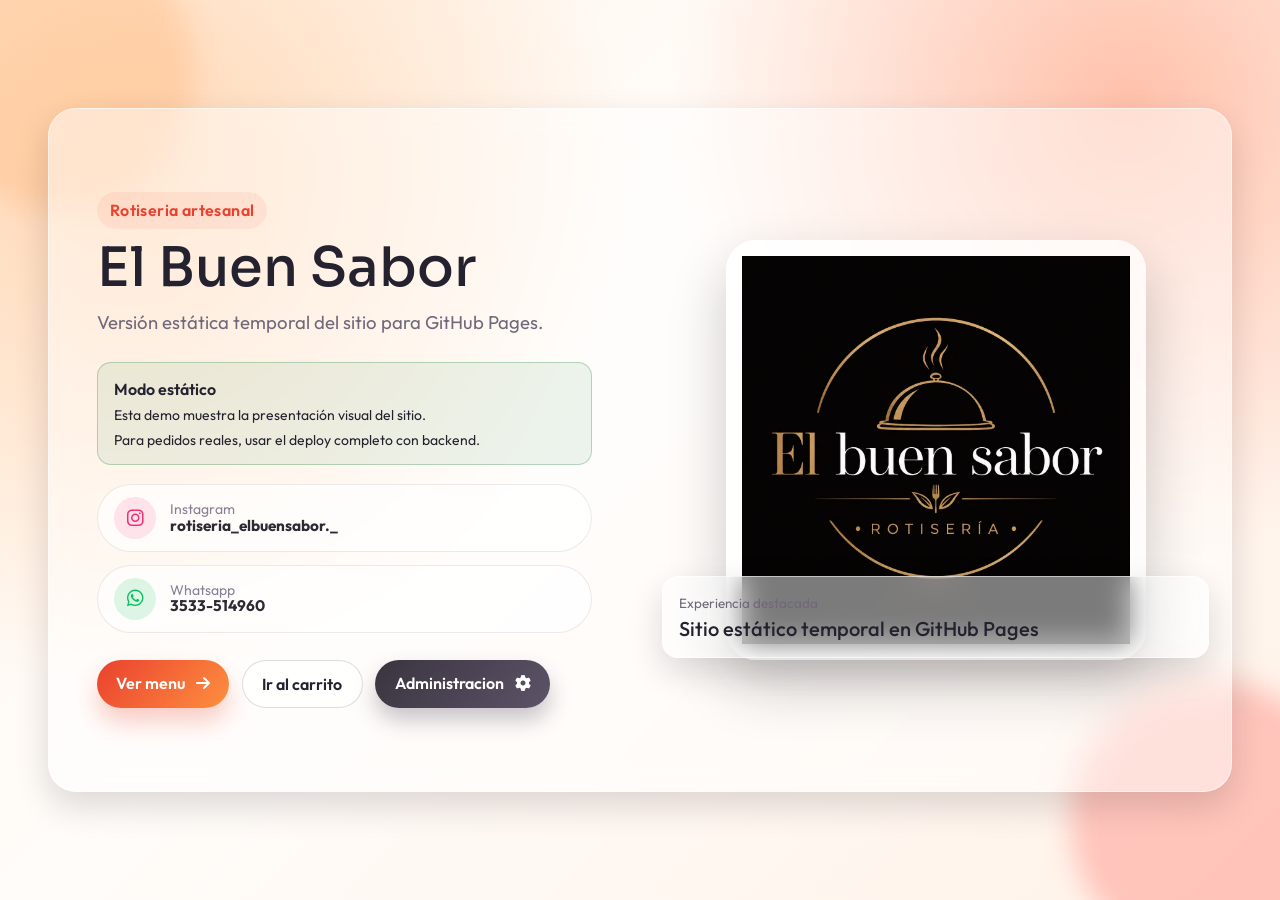
<file: index.html>
<!DOCTYPE html>
<html lang="es">
  <head>
    <meta charset="UTF-8" />
    <meta name="viewport" content="width=device-width, initial-scale=1.0" />
    <meta name="description" content="El Buen Sabor: rotiseria premium con una experiencia moderna de pedidos." />
    <title>El Buen Sabor | Rotiseria</title>
    <link rel="preconnect" href="https://fonts.googleapis.com" />
    <link rel="preconnect" href="https://fonts.gstatic.com" crossorigin />
    <link href="https://fonts.googleapis.com/css2?family=Outfit:wght@300;400;500;600;700;800&family=Sora:wght@400;600;700&display=swap" rel="stylesheet" />
    <link href="https://cdn.jsdelivr.net/npm/bootstrap@5.3.3/dist/css/bootstrap.min.css" rel="stylesheet" />
    <link href="https://cdnjs.cloudflare.com/ajax/libs/font-awesome/6.5.2/css/all.min.css" rel="stylesheet" crossorigin="anonymous" referrerpolicy="no-referrer" />
    <link rel="stylesheet" href="public/css/style.css" />
    <link rel="stylesheet" href="public/css/responsive.css" />
  </head>
  <body>
    <div class="bg-orb orb-left"></div>
    <div class="bg-orb orb-right"></div>

    <main class="home-wrapper container-fluid px-3 px-md-4 px-lg-5">
      <section class="hero-card glass-panel row g-0 align-items-center overflow-hidden">
        <div class="col-12 col-lg-6 p-4 p-md-5">
          <p class="eyebrow reveal-item">Rotiseria artesanal</p>
          <h1 class="hero-title reveal-item">El Buen Sabor</h1>
          <p class="hero-subtitle reveal-item">Versión estática temporal del sitio para GitHub Pages.</p>

          <div class="store-status-panel reveal-item open">
            <p class="mb-1 fw-semibold">Modo estático</p>
            <p class="mb-1 small">Esta demo muestra la presentación visual del sitio.</p>
            <p class="mb-0 small">Para pedidos reales, usar el deploy completo con backend.</p>
          </div>

          <div class="contact-group reveal-item">
            <a class="contact-pill instagram" href="https://www.instagram.com/rotiseria_elbuensabor._" target="_blank" rel="noopener noreferrer">
              <span class="icon-wrap"><i class="fa-brands fa-instagram"></i></span>
              <span class="text-wrap">
                <small>Instagram</small>
                <strong>rotiseria_elbuensabor._</strong>
              </span>
            </a>

            <a class="contact-pill whatsapp" href="https://wa.me/543533514960" target="_blank" rel="noopener noreferrer">
              <span class="icon-wrap"><i class="fa-brands fa-whatsapp"></i></span>
              <span class="text-wrap">
                <small>Whatsapp</small>
                <strong>3533-514960</strong>
              </span>
            </a>
          </div>

          <div class="cta-row reveal-item">
            <a href="categoria.html" class="btn btn-premium">Ver menu <i class="fa-solid fa-arrow-right ms-2"></i></a>
            <a href="carrito.html" class="btn btn-outline-premium">Ir al carrito</a>
            <a href="admin.html" class="btn btn-admin">Administracion <i class="fa-solid fa-gear ms-2"></i></a>
          </div>
        </div>

        <div class="col-12 col-lg-6 image-stage">
          <div class="logo-float reveal-item">
            <img src="public/img/LOGO.jpeg" alt="Logo El Buen Sabor" class="brand-logo" />
          </div>
          <div class="flavor-card glass-panel reveal-item">
            <p class="mb-1">Experiencia destacada</p>
            <h2 class="h5 mb-0">Sitio estático temporal en GitHub Pages</h2>
          </div>
        </div>
      </section>
    </main>
  </body>
</html>
</file>
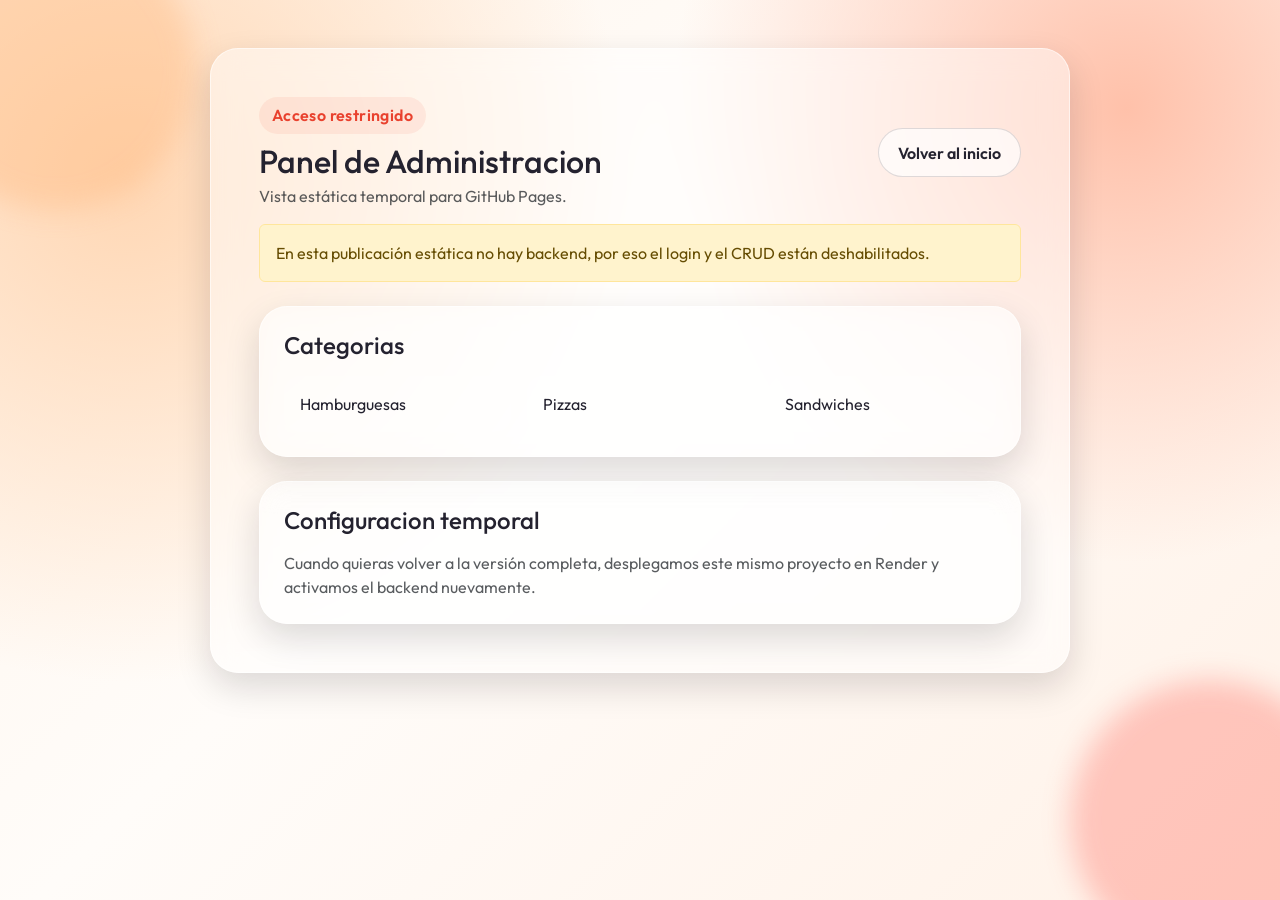
<file: admin.html>
<!DOCTYPE html>
<html lang="es">
  <head>
    <meta charset="UTF-8" />
    <meta name="viewport" content="width=device-width, initial-scale=1.0" />
    <title>Admin | El Buen Sabor</title>
    <link rel="preconnect" href="https://fonts.googleapis.com" />
    <link rel="preconnect" href="https://fonts.gstatic.com" crossorigin />
    <link href="https://fonts.googleapis.com/css2?family=Outfit:wght@300;400;500;600;700;800&display=swap" rel="stylesheet" />
    <link href="https://cdn.jsdelivr.net/npm/bootstrap@5.3.3/dist/css/bootstrap.min.css" rel="stylesheet" />
    <link href="https://cdnjs.cloudflare.com/ajax/libs/font-awesome/6.5.2/css/all.min.css" rel="stylesheet" crossorigin="anonymous" referrerpolicy="no-referrer" />
    <link rel="stylesheet" href="public/css/style.css" />
    <link rel="stylesheet" href="public/css/responsive.css" />
    <link rel="stylesheet" href="public/css/admin.css" />
  </head>
  <body>
    <div class="bg-orb orb-left"></div>
    <div class="bg-orb orb-right"></div>

    <main class="container py-4 py-lg-5 position-relative">
      <section class="glass-panel p-4 p-lg-5 admin-card">
        <div class="d-flex justify-content-between align-items-center flex-wrap gap-3 mb-3">
          <div>
            <p class="eyebrow mb-2">Acceso restringido</p>
            <h1 class="h2 mb-1">Panel de Administracion</h1>
            <p class="text-muted mb-0">Vista estática temporal para GitHub Pages.</p>
          </div>
          <a class="btn btn-outline-premium" href="index.html">Volver al inicio</a>
        </div>

        <div class="alert alert-warning mb-4">
          En esta publicación estática no hay backend, por eso el login y el CRUD están deshabilitados.
        </div>

        <div class="glass-panel p-4 mb-4">
          <h2 class="h4 mb-3">Categorias</h2>
          <div class="row g-3">
            <div class="col-12 col-md-4"><div class="p-3 rounded-4 bg-white bg-opacity-10">Hamburguesas</div></div>
            <div class="col-12 col-md-4"><div class="p-3 rounded-4 bg-white bg-opacity-10">Pizzas</div></div>
            <div class="col-12 col-md-4"><div class="p-3 rounded-4 bg-white bg-opacity-10">Sandwiches</div></div>
          </div>
        </div>

        <div class="glass-panel p-4">
          <h2 class="h4 mb-3">Configuracion temporal</h2>
          <p class="mb-0 text-muted">Cuando quieras volver a la versión completa, desplegamos este mismo proyecto en Render y activamos el backend nuevamente.</p>
        </div>
      </section>
    </main>
  </body>
</html>
</file>
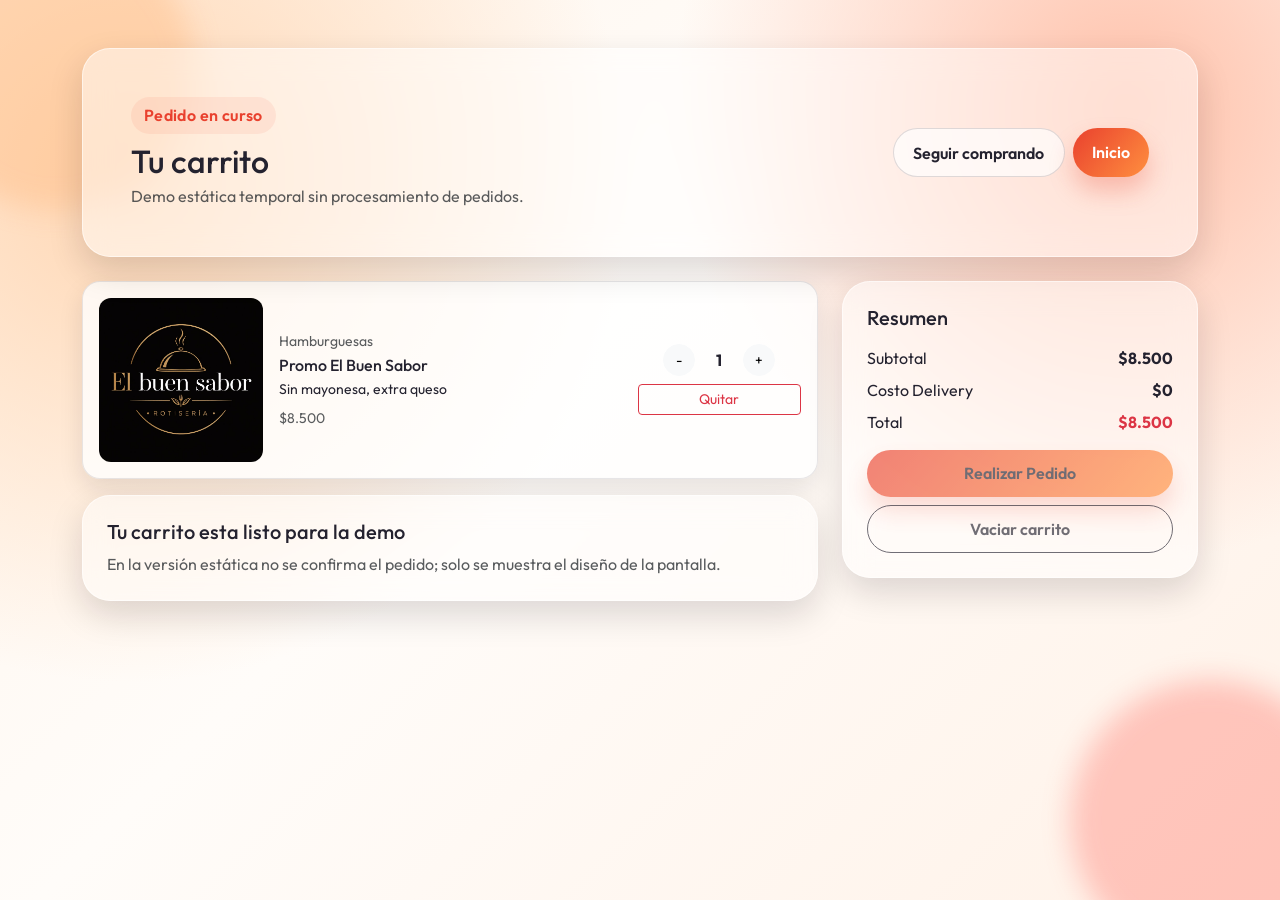
<file: carrito.html>
<!DOCTYPE html>
<html lang="es">
  <head>
    <meta charset="UTF-8" />
    <meta name="viewport" content="width=device-width, initial-scale=1.0" />
    <title>Carrito | El Buen Sabor</title>
    <link rel="preconnect" href="https://fonts.googleapis.com" />
    <link rel="preconnect" href="https://fonts.gstatic.com" crossorigin />
    <link href="https://fonts.googleapis.com/css2?family=Outfit:wght@300;400;500;600;700;800&display=swap" rel="stylesheet" />
    <link href="https://cdn.jsdelivr.net/npm/bootstrap@5.3.3/dist/css/bootstrap.min.css" rel="stylesheet" />
    <link href="https://cdnjs.cloudflare.com/ajax/libs/font-awesome/6.5.2/css/all.min.css" rel="stylesheet" crossorigin="anonymous" referrerpolicy="no-referrer" />
    <link rel="stylesheet" href="public/css/style.css" />
    <link rel="stylesheet" href="public/css/responsive.css" />
    <link rel="stylesheet" href="public/css/carrito.css" />
  </head>
  <body>
    <div class="bg-orb orb-left"></div>
    <div class="bg-orb orb-right"></div>

    <main class="container py-4 py-lg-5 position-relative">
      <header class="glass-panel p-4 p-lg-5 mb-4">
        <div class="d-flex justify-content-between align-items-center flex-wrap gap-3">
          <div>
            <p class="eyebrow mb-2">Pedido en curso</p>
            <h1 class="h2 mb-1">Tu carrito</h1>
            <p class="text-muted mb-0">Demo estática temporal sin procesamiento de pedidos.</p>
          </div>
          <div class="d-flex gap-2">
            <a href="categoria.html" class="btn btn-outline-premium">Seguir comprando</a>
            <a href="index.html" class="btn btn-premium">Inicio</a>
          </div>
        </div>
      </header>

      <section class="row g-4">
        <div class="col-12 col-lg-8">
          <article class="cart-item p-2 p-md-3 mb-3">
            <div class="row g-3 align-items-center">
              <div class="col-12 col-sm-4 col-md-3"><img src="public/img/LOGO.jpeg" alt="Producto demo" class="cart-item-image" /></div>
              <div class="col-12 col-sm-8 col-md-6">
                <p class="small text-muted mb-1">Hamburguesas</p>
                <h3 class="h6 mb-1">Promo El Buen Sabor</h3>
                <p class="small mb-2">Sin mayonesa, extra queso</p>
                <p class="small text-muted mb-0">$8.500</p>
              </div>
              <div class="col-12 col-md-3">
                <div class="quantity-control mb-2"><button class="btn btn-sm btn-light">-</button><span class="quantity-value">1</span><button class="btn btn-sm btn-light">+</button></div>
                <button class="btn btn-sm btn-outline-danger w-100">Quitar</button>
              </div>
            </div>
          </article>

          <div class="glass-panel p-4">
            <h2 class="h5">Tu carrito esta listo para la demo</h2>
            <p class="text-muted mb-0">En la versión estática no se confirma el pedido; solo se muestra el diseño de la pantalla.</p>
          </div>
        </div>

        <aside class="col-12 col-lg-4">
          <div class="glass-panel p-4 cart-summary">
            <h2 class="h5 mb-3">Resumen</h2>
            <div class="d-flex justify-content-between mb-2"><span>Subtotal</span><strong>$8.500</strong></div>
            <div class="d-flex justify-content-between mb-2"><span>Costo Delivery</span><strong>$0</strong></div>
            <div class="d-flex justify-content-between mb-3"><span>Total</span><strong class="text-danger">$8.500</strong></div>
            <div class="d-grid gap-2">
              <button class="btn btn-premium w-100" type="button" disabled>Realizar Pedido</button>
              <button class="btn btn-outline-premium w-100" type="button" disabled>Vaciar carrito</button>
            </div>
          </div>
        </aside>
      </section>
    </main>
  </body>
</html>
</file>
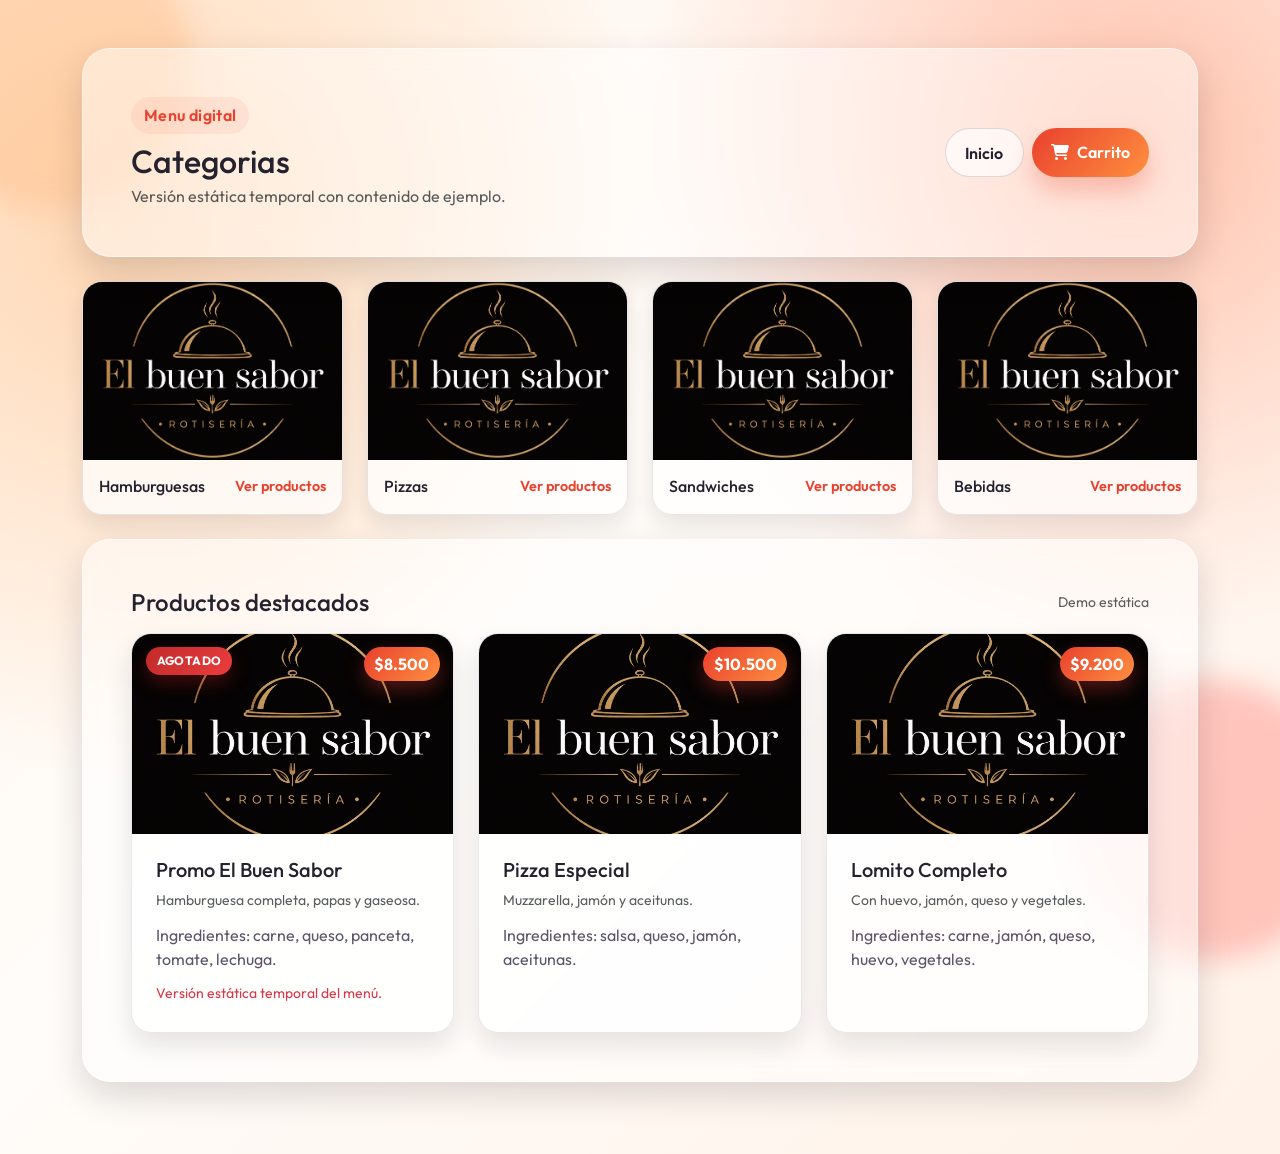
<file: categoria.html>
<!DOCTYPE html>
<html lang="es">
  <head>
    <meta charset="UTF-8" />
    <meta name="viewport" content="width=device-width, initial-scale=1.0" />
    <title>Categorias | El Buen Sabor</title>
    <link rel="preconnect" href="https://fonts.googleapis.com" />
    <link rel="preconnect" href="https://fonts.gstatic.com" crossorigin />
    <link href="https://fonts.googleapis.com/css2?family=Outfit:wght@300;400;500;600;700;800&family=Sora:wght@400;600;700&display=swap" rel="stylesheet" />
    <link href="https://cdn.jsdelivr.net/npm/bootstrap@5.3.3/dist/css/bootstrap.min.css" rel="stylesheet" />
    <link href="https://cdnjs.cloudflare.com/ajax/libs/font-awesome/6.5.2/css/all.min.css" rel="stylesheet" crossorigin="anonymous" referrerpolicy="no-referrer" />
    <link rel="stylesheet" href="public/css/style.css" />
    <link rel="stylesheet" href="public/css/responsive.css" />
  </head>
  <body>
    <div class="bg-orb orb-left"></div>
    <div class="bg-orb orb-right"></div>

    <main class="container py-4 py-lg-5 position-relative">
      <header class="glass-panel p-4 p-lg-5 mb-4">
        <div class="d-flex justify-content-between align-items-center flex-wrap gap-3">
          <div>
            <p class="eyebrow mb-2">Menu digital</p>
            <h1 class="h2 mb-1">Categorias</h1>
            <p class="text-muted mb-0">Versión estática temporal con contenido de ejemplo.</p>
          </div>
          <div class="d-flex gap-2">
            <a href="index.html" class="btn btn-outline-premium">Inicio</a>
            <a href="carrito.html" class="btn btn-premium"><i class="fa-solid fa-cart-shopping me-2"></i>Carrito</a>
          </div>
        </div>
      </header>

      <section class="mb-4">
        <div class="row g-3 g-lg-4">
          <article class="col-12 col-sm-6 col-lg-4 col-xl-3">
            <div class="category-card">
              <div class="category-image-wrap"><img src="public/img/LOGO.jpeg" alt="Hamburguesas" class="category-image" /></div>
              <div class="category-body"><h2 class="h6 mb-0 category-name">Hamburguesas</h2><span class="category-action">Ver productos</span></div>
            </div>
          </article>
          <article class="col-12 col-sm-6 col-lg-4 col-xl-3">
            <div class="category-card">
              <div class="category-image-wrap"><img src="public/img/LOGO.jpeg" alt="Pizzas" class="category-image" /></div>
              <div class="category-body"><h2 class="h6 mb-0 category-name">Pizzas</h2><span class="category-action">Ver productos</span></div>
            </div>
          </article>
          <article class="col-12 col-sm-6 col-lg-4 col-xl-3">
            <div class="category-card">
              <div class="category-image-wrap"><img src="public/img/LOGO.jpeg" alt="Sandwiches" class="category-image" /></div>
              <div class="category-body"><h2 class="h6 mb-0 category-name">Sandwiches</h2><span class="category-action">Ver productos</span></div>
            </div>
          </article>
          <article class="col-12 col-sm-6 col-lg-4 col-xl-3">
            <div class="category-card">
              <div class="category-image-wrap"><img src="public/img/LOGO.jpeg" alt="Bebidas" class="category-image" /></div>
              <div class="category-body"><h2 class="h6 mb-0 category-name">Bebidas</h2><span class="category-action">Ver productos</span></div>
            </div>
          </article>
        </div>
      </section>

      <section class="glass-panel p-4 p-lg-5 mb-4">
        <div class="d-flex justify-content-between align-items-center mb-3">
          <h2 class="h4 mb-0">Productos destacados</h2>
          <span class="text-muted small">Demo estática</span>
        </div>
        <div class="row g-3 g-lg-4">
          <article class="col-12 col-md-6 col-xl-4">
            <div class="product-card h-100">
              <div class="product-image-wrap">
                <img src="public/img/LOGO.jpeg" alt="Promo especial" class="product-image" />
                <span class="product-price">$8.500</span>
                <span class="product-stock-badge">AGOTADO</span>
              </div>
              <div class="p-3 p-lg-4 d-flex flex-column gap-2">
                <h3 class="h5 mb-0">Promo El Buen Sabor</h3>
                <p class="small text-muted mb-1">Hamburguesa completa, papas y gaseosa.</p>
                <p class="product-ingredients mb-1">Ingredientes: carne, queso, panceta, tomate, lechuga.</p>
                <p class="small text-danger mb-1">Versión estática temporal del menú.</p>
              </div>
            </div>
          </article>
          <article class="col-12 col-md-6 col-xl-4">
            <div class="product-card h-100">
              <div class="product-image-wrap">
                <img src="public/img/LOGO.jpeg" alt="Pizza especial" class="product-image" />
                <span class="product-price">$10.500</span>
              </div>
              <div class="p-3 p-lg-4 d-flex flex-column gap-2">
                <h3 class="h5 mb-0">Pizza Especial</h3>
                <p class="small text-muted mb-1">Muzzarella, jamón y aceitunas.</p>
                <p class="product-ingredients mb-1">Ingredientes: salsa, queso, jamón, aceitunas.</p>
              </div>
            </div>
          </article>
          <article class="col-12 col-md-6 col-xl-4">
            <div class="product-card h-100">
              <div class="product-image-wrap">
                <img src="public/img/LOGO.jpeg" alt="Lomito" class="product-image" />
                <span class="product-price">$9.200</span>
              </div>
              <div class="p-3 p-lg-4 d-flex flex-column gap-2">
                <h3 class="h5 mb-0">Lomito Completo</h3>
                <p class="small text-muted mb-1">Con huevo, jamón, queso y vegetales.</p>
                <p class="product-ingredients mb-1">Ingredientes: carne, jamón, queso, huevo, vegetales.</p>
              </div>
            </div>
          </article>
        </div>
      </section>
    </main>
  </body>
</html>
</file>
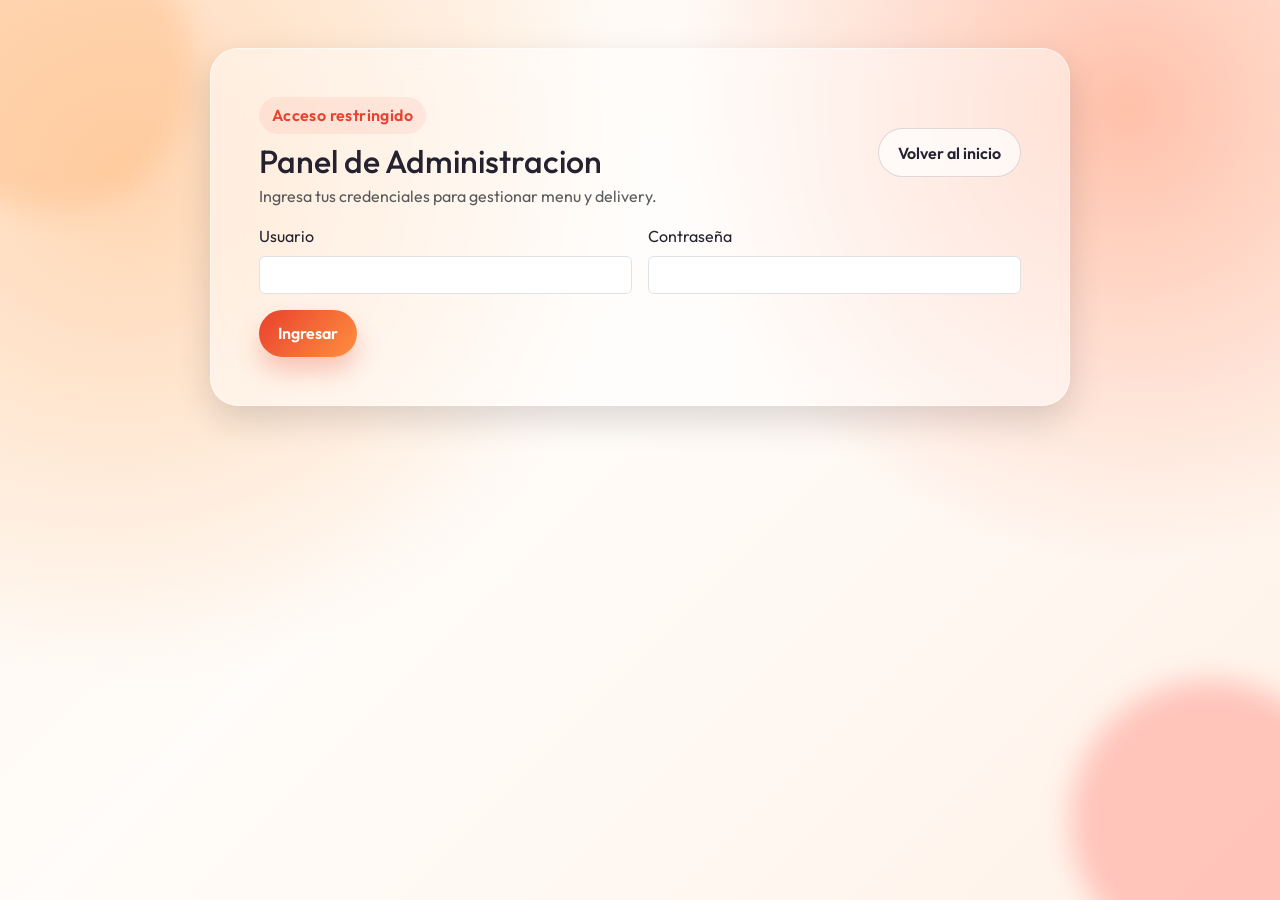
<file: views/admin.html>
<!DOCTYPE html>
<html lang="es">
  <head>
    <meta charset="UTF-8" />
    <meta name="viewport" content="width=device-width, initial-scale=1.0" />
    <title>Admin | El Buen Sabor</title>
    <link rel="preconnect" href="https://fonts.googleapis.com" />
    <link rel="preconnect" href="https://fonts.gstatic.com" crossorigin />
    <link
      href="https://fonts.googleapis.com/css2?family=Outfit:wght@300;400;500;600;700;800&display=swap"
      rel="stylesheet"
    />
    <link
      href="https://cdn.jsdelivr.net/npm/bootstrap@5.3.3/dist/css/bootstrap.min.css"
      rel="stylesheet"
    />
    <link
      rel="stylesheet"
      href="https://cdnjs.cloudflare.com/ajax/libs/font-awesome/6.5.2/css/all.min.css"
      crossorigin="anonymous"
      referrerpolicy="no-referrer"
    />
    <link rel="stylesheet" href="/public/css/style.css" />
    <link rel="stylesheet" href="/public/css/responsive.css" />
    <link rel="stylesheet" href="/public/css/admin.css" />
  </head>
  <body>
    <div class="bg-orb orb-left"></div>
    <div class="bg-orb orb-right"></div>

    <main class="container py-4 py-lg-5 position-relative">
      <section id="admin-login-view" class="glass-panel p-4 p-lg-5 admin-card">
        <div class="d-flex justify-content-between align-items-center flex-wrap gap-3 mb-3">
          <div>
            <p class="eyebrow mb-2">Acceso restringido</p>
            <h1 class="h2 mb-1">Panel de Administracion</h1>
            <p class="text-muted mb-0">Ingresa tus credenciales para gestionar menu y delivery.</p>
          </div>
          <a class="btn btn-outline-premium" href="/">Volver al inicio</a>
        </div>

        <form id="admin-login-form" class="row g-3" novalidate>
          <div class="col-12 col-md-6">
            <label for="admin-username" class="form-label">Usuario</label>
            <input type="text" id="admin-username" class="form-control" required />
          </div>
          <div class="col-12 col-md-6">
            <label for="admin-password" class="form-label">Contraseña</label>
            <input type="password" id="admin-password" class="form-control" required />
          </div>
          <div class="col-12">
            <button class="btn btn-premium" type="submit">Ingresar</button>
          </div>
        </form>

        <div id="login-error" class="alert alert-danger mt-3 d-none" role="alert">
          Credenciales incorrectas.
        </div>
      </section>

      <section id="admin-dashboard-view" class="d-none">
        <header class="glass-panel p-4 p-lg-5 mb-4">
          <div class="d-flex justify-content-between align-items-center flex-wrap gap-3">
            <div>
              <p class="eyebrow mb-2">Gestion operativa</p>
              <h2 class="h3 mb-1">Administracion del negocio</h2>
              <p class="text-muted mb-0">Categorias, productos y configuracion de delivery.</p>
            </div>
            <div class="d-flex align-items-center gap-2 flex-wrap">
              <span class="badge rounded-pill text-bg-dark" id="persistence-badge">Persistencia local</span>
              <a class="btn btn-outline-premium" href="/">Inicio</a>
            </div>
          </div>
        </header>

        <section class="glass-panel p-4 p-lg-5 mb-4">
          <h3 class="h4 mb-3">Categorias</h3>
          <form id="category-form" class="row g-3" novalidate>
            <input type="hidden" id="category-id" />
            <div class="col-12 col-md-4">
              <label for="category-name" class="form-label">Nombre</label>
              <input id="category-name" type="text" class="form-control" required />
            </div>
            <div class="col-12 col-md-6">
              <label for="category-image" class="form-label">URL Imagen</label>
              <input id="category-image" type="url" class="form-control" required />
            </div>
            <div class="col-12 col-md-6">
              <label for="category-image-file" class="form-label">Subir imagen (Firebase Storage)</label>
              <div class="d-flex gap-2">
                <input id="category-image-file" type="file" class="form-control" accept="image/*" />
                <button class="btn btn-outline-premium" type="button" id="upload-category-image-btn">Subir</button>
              </div>
            </div>
            <div class="col-12 col-md-2 d-flex align-items-end">
              <div class="form-check mb-2">
                <input class="form-check-input" type="checkbox" id="category-active" checked />
                <label class="form-check-label" for="category-active">Activa</label>
              </div>
            </div>
            <div class="col-12 d-flex gap-2 flex-wrap">
              <button class="btn btn-premium" type="submit" id="category-submit-btn">Agregar categoria</button>
              <button class="btn btn-outline-premium d-none" type="button" id="category-cancel-btn">Cancelar edicion</button>
            </div>
          </form>

          <div class="table-responsive mt-4">
            <table class="table align-middle">
              <thead>
                <tr>
                  <th>Orden</th>
                  <th>Imagen</th>
                  <th>Nombre</th>
                  <th>Estado</th>
                  <th>Acciones</th>
                </tr>
              </thead>
              <tbody id="categories-table-body"></tbody>
            </table>
          </div>
        </section>

        <section class="glass-panel p-4 p-lg-5 mb-4">
          <h3 class="h4 mb-3">Productos</h3>
          <form id="product-form" class="row g-3" novalidate>
            <input type="hidden" id="product-id" />
            <div class="col-12 col-md-4">
              <label for="product-name" class="form-label">Nombre</label>
              <input id="product-name" type="text" class="form-control" required />
            </div>
            <div class="col-12 col-md-4">
              <label for="product-category" class="form-label">Categoria</label>
              <select id="product-category" class="form-select" required></select>
            </div>
            <div class="col-12 col-md-4">
              <label for="product-price" class="form-label">Precio</label>
              <input id="product-price" type="number" min="0" step="100" class="form-control" required />
            </div>
            <div class="col-12 col-md-6">
              <label for="product-description" class="form-label">Descripcion</label>
              <input id="product-description" type="text" class="form-control" required />
            </div>
            <div class="col-12 col-md-6">
              <label for="product-ingredients" class="form-label">Ingredientes</label>
              <input id="product-ingredients" type="text" class="form-control" required />
            </div>
            <div class="col-12 col-md-9">
              <label for="product-image" class="form-label">URL Imagen</label>
              <input id="product-image" type="url" class="form-control" required />
            </div>
            <div class="col-12 col-md-3 d-flex align-items-end">
              <div class="form-check mb-2">
                <input class="form-check-input" type="checkbox" id="product-available" checked />
                <label class="form-check-label" for="product-available">Disponible</label>
              </div>
            </div>
            <div class="col-12 col-md-3 d-flex align-items-end">
              <div class="form-check mb-2">
                <input class="form-check-input" type="checkbox" id="product-featured" />
                <label class="form-check-label" for="product-featured">Destacado</label>
              </div>
            </div>
            <div class="col-12 col-md-3">
              <label for="product-sold-count" class="form-label">Ventas acumuladas</label>
              <input id="product-sold-count" type="number" min="0" step="1" class="form-control" value="0" />
            </div>
            <div class="col-12 col-md-9">
              <label for="product-image-file" class="form-label">Subir imagen (Firebase Storage)</label>
              <div class="d-flex gap-2">
                <input id="product-image-file" type="file" class="form-control" accept="image/*" />
                <button class="btn btn-outline-premium" type="button" id="upload-product-image-btn">Subir</button>
              </div>
            </div>
            <div class="col-12 d-flex gap-2 flex-wrap">
              <button class="btn btn-premium" type="submit" id="product-submit-btn">Agregar producto</button>
              <button class="btn btn-outline-premium d-none" type="button" id="product-cancel-btn">Cancelar edicion</button>
            </div>
          </form>

          <div class="table-responsive mt-4">
            <div class="d-flex flex-wrap justify-content-between align-items-center gap-2 mb-3">
              <div class="d-flex align-items-center gap-2">
                <label for="product-status-filter" class="form-label mb-0">Filtrar</label>
                <select id="product-status-filter" class="form-select form-select-sm" style="min-width: 200px">
                  <option value="all">Todos</option>
                  <option value="available">Disponibles</option>
                  <option value="out">Agotados</option>
                </select>
              </div>
              <span class="badge text-bg-danger" id="out-of-stock-counter">Agotados: 0</span>
            </div>

            <div class="glass-panel p-3 mb-3">
              <p class="mb-2 fw-semibold">Reposicion rapida (agotados)</p>
              <ul id="out-of-stock-list" class="mb-0 ps-3"></ul>
            </div>

            <table class="table align-middle">
              <thead>
                <tr>
                  <th>Imagen</th>
                  <th>Nombre</th>
                  <th>Categoria</th>
                  <th>Precio</th>
                  <th>Estado</th>
                  <th>Acciones</th>
                </tr>
              </thead>
              <tbody id="products-table-body"></tbody>
            </table>
          </div>
        </section>

        <section class="glass-panel p-4 p-lg-5">
          <h3 class="h4 mb-3">Delivery</h3>
          <div class="row g-3">
            <div class="col-12 col-md-4">
              <label for="delivery-cost" class="form-label">Costo Delivery (ARS)</label>
              <input id="delivery-cost" type="number" min="0" step="100" class="form-control" />
            </div>
            <div class="col-12">
              <small class="text-muted" id="delivery-save-status">Los cambios se guardan automaticamente.</small>
            </div>
          </div>
        </section>

        <section class="glass-panel p-4 p-lg-5 mt-4">
          <h3 class="h4 mb-3">Horario del Local</h3>
          <form id="schedule-form" class="row g-3" novalidate>
            <div class="col-12 col-md-3">
              <label for="store-open-time" class="form-label">Apertura</label>
              <input id="store-open-time" type="time" class="form-control" required />
            </div>
            <div class="col-12 col-md-3">
              <label for="store-close-time" class="form-label">Cierre</label>
              <input id="store-close-time" type="time" class="form-control" required />
            </div>
            <div class="col-12 col-md-6 d-flex align-items-end">
              <div class="form-check mb-2">
                <input class="form-check-input" type="checkbox" id="store-closed-today" />
                <label class="form-check-label" for="store-closed-today">Cerrado por hoy</label>
              </div>
            </div>

            <div class="col-12">
              <label class="form-label d-block mb-2">Dias de atención</label>
              <div class="d-flex flex-wrap gap-3" id="store-days-group">
                <div class="form-check"><input class="form-check-input" type="checkbox" id="day-monday" checked /><label class="form-check-label" for="day-monday">Lunes</label></div>
                <div class="form-check"><input class="form-check-input" type="checkbox" id="day-tuesday" checked /><label class="form-check-label" for="day-tuesday">Martes</label></div>
                <div class="form-check"><input class="form-check-input" type="checkbox" id="day-wednesday" checked /><label class="form-check-label" for="day-wednesday">Miercoles</label></div>
                <div class="form-check"><input class="form-check-input" type="checkbox" id="day-thursday" checked /><label class="form-check-label" for="day-thursday">Jueves</label></div>
                <div class="form-check"><input class="form-check-input" type="checkbox" id="day-friday" checked /><label class="form-check-label" for="day-friday">Viernes</label></div>
                <div class="form-check"><input class="form-check-input" type="checkbox" id="day-saturday" checked /><label class="form-check-label" for="day-saturday">Sabado</label></div>
                <div class="form-check"><input class="form-check-input" type="checkbox" id="day-sunday" checked /><label class="form-check-label" for="day-sunday">Domingo</label></div>
              </div>
            </div>

            <div class="col-12">
              <button class="btn btn-premium" type="submit" id="schedule-save-btn">Guardar horario</button>
            </div>
          </form>
        </section>
      </section>
    </main>

    <div class="position-fixed bottom-0 end-0 p-3" style="z-index: 1090">
      <div id="admin-toast" class="toast align-items-center text-bg-dark border-0" role="status">
        <div class="d-flex">
          <div class="toast-body" id="admin-toast-body">Operacion completada.</div>
          <button type="button" class="btn-close btn-close-white me-2 m-auto" data-bs-dismiss="toast"></button>
        </div>
      </div>
    </div>

    <script src="https://cdn.jsdelivr.net/npm/bootstrap@5.3.3/dist/js/bootstrap.bundle.min.js"></script>
    <script src="/public/js/app-helpers.js"></script>
    <script src="/public/js/admin.js"></script>
  </body>
</html>
</file>
<file: public/css/style.css>
:root {
  --brand-red: #e9412e;
  --brand-orange: #ff8f3f;
  --brand-dark: #1d1c24;
  --brand-cream: #fff6ed;
  --ink: #24222f;
  --muted: #70697b;
  --glass-bg: rgba(255, 255, 255, 0.48);
  --glass-border: rgba(255, 255, 255, 0.56);
  --shadow-soft: 0 14px 34px rgba(18, 13, 21, 0.15);
  --shadow-strong: 0 26px 55px rgba(22, 16, 25, 0.22);
  --radius-xl: 28px;
  --radius-md: 16px;
}

* {
  box-sizing: border-box;
}

body {
  margin: 0;
  min-height: 100vh;
  font-family: 'Outfit', sans-serif;
  color: var(--ink);
  background:
    radial-gradient(circle at 10% 20%, #ffd7b4 0%, transparent 37%),
    radial-gradient(circle at 88% 12%, #ffc1aa 0%, transparent 33%),
    linear-gradient(135deg, #fff5eb 0%, #fffcf9 43%, #fff2e8 100%);
  overflow-x: hidden;
}

.bg-orb {
  position: fixed;
  width: 280px;
  height: 280px;
  border-radius: 50%;
  filter: blur(14px);
  opacity: 0.35;
  z-index: 0;
  pointer-events: none;
}

.orb-left {
  background: #ffb476;
  top: -70px;
  left: -85px;
}

.orb-right {
  background: #ff6d62;
  right: -70px;
  bottom: -60px;
}

.home-wrapper {
  position: relative;
  z-index: 1;
  padding-top: 1.2rem;
  padding-bottom: 2rem;
}

.settings-fab {
  position: fixed;
  top: 1rem;
  right: 1rem;
  z-index: 20;
  width: 44px;
  height: 44px;
  border-radius: 50%;
  display: inline-flex;
  align-items: center;
  justify-content: center;
  color: #fff;
  text-decoration: none;
  background: linear-gradient(130deg, #2a2a35, #4a4a5f);
  box-shadow: 0 12px 26px rgba(23, 20, 31, 0.26);
  transition: transform 200ms ease, box-shadow 200ms ease;
}

.settings-fab:hover {
  color: #fff;
  transform: translateY(-2px) rotate(12deg);
  box-shadow: 0 16px 28px rgba(23, 20, 31, 0.34);
}

.glass-panel {
  backdrop-filter: blur(14px);
  -webkit-backdrop-filter: blur(14px);
  background: var(--glass-bg);
  border: 1px solid var(--glass-border);
  border-radius: var(--radius-xl);
  box-shadow: var(--shadow-soft);
}

.hero-card {
  min-height: 86vh;
  animation: heroFade 680ms ease-out both;
}

.eyebrow {
  display: inline-flex;
  align-items: center;
  gap: 0.5rem;
  margin: 0 0 0.7rem;
  padding: 0.4rem 0.8rem;
  border-radius: 999px;
  font-weight: 600;
  letter-spacing: 0.4px;
  color: var(--brand-red);
  background-color: rgba(233, 65, 46, 0.08);
}

.hero-title {
  font-family: 'Sora', sans-serif;
  font-size: clamp(2rem, 7vw, 3.4rem);
  line-height: 1.03;
  margin-bottom: 0.8rem;
}

.hero-subtitle {
  max-width: 38ch;
  color: var(--muted);
  font-size: clamp(1rem, 2.8vw, 1.16rem);
  margin-bottom: 1.6rem;
}

.store-status-panel {
  margin-bottom: 1.2rem;
  padding: 0.85rem 1rem;
  border-radius: 14px;
  border: 1px solid rgba(32, 28, 39, 0.1);
  background: rgba(255, 255, 255, 0.7);
}

.store-status-panel.open {
  border-color: rgba(20, 130, 54, 0.28);
  background: rgba(20, 130, 54, 0.08);
}

.store-status-panel.closed {
  border-color: rgba(176, 35, 35, 0.3);
  background: rgba(176, 35, 35, 0.08);
}

.store-status-panel.open #store-status-label {
  color: #17703b;
}

.store-status-panel.closed #store-status-label {
  color: #9f2323;
}

.contact-group {
  display: grid;
  gap: 0.8rem;
  margin-bottom: 1.7rem;
}

.contact-pill {
  position: relative;
  overflow: hidden;
  display: flex;
  align-items: center;
  gap: 0.85rem;
  text-decoration: none;
  color: #2d2a33;
  border-radius: 999px;
  padding: 0.74rem 1rem;
  border: 1px solid rgba(34, 30, 42, 0.09);
  background: rgba(255, 255, 255, 0.66);
  transition: transform 220ms ease, box-shadow 220ms ease, border-color 220ms ease;
}

.contact-pill::after {
  content: '';
  position: absolute;
  inset: 0;
  background: linear-gradient(120deg, transparent 10%, rgba(255, 255, 255, 0.42) 46%, transparent 78%);
  transform: translateX(-120%);
  transition: transform 520ms ease;
}

.contact-pill:hover {
  transform: translateY(-2px);
  box-shadow: 0 12px 20px rgba(35, 20, 20, 0.1);
  border-color: rgba(33, 27, 40, 0.2);
}

.contact-pill:hover::after {
  transform: translateX(100%);
}

.icon-wrap {
  width: 42px;
  height: 42px;
  border-radius: 50%;
  display: inline-flex;
  align-items: center;
  justify-content: center;
  font-size: 1.2rem;
}

.instagram .icon-wrap {
  color: #f22f75;
  background: rgba(242, 47, 117, 0.12);
}

.whatsapp .icon-wrap {
  color: #0ebf5d;
  background: rgba(14, 191, 93, 0.14);
}

.text-wrap {
  display: flex;
  flex-direction: column;
  line-height: 1.1;
}

.text-wrap small {
  color: #878095;
}

.text-wrap strong {
  font-size: 0.96rem;
}

.cta-row {
  display: flex;
  flex-wrap: wrap;
  gap: 0.8rem;
}

.btn-premium,
.btn-outline-premium,
.btn-admin {
  border-radius: 999px;
  padding: 0.7rem 1.2rem;
  font-weight: 600;
  border: 0;
  transition: transform 220ms ease, box-shadow 220ms ease, background-color 220ms ease;
}

.btn-premium {
  color: #fff;
  background: linear-gradient(130deg, var(--brand-red), var(--brand-orange));
  box-shadow: 0 14px 24px rgba(233, 65, 46, 0.27);
}

.btn-premium:hover {
  color: #fff;
  transform: translateY(-2px);
  box-shadow: 0 18px 28px rgba(233, 65, 46, 0.34);
}

.btn-outline-premium {
  color: var(--ink);
  background: #ffffffad;
  border: 1px solid rgba(37, 32, 45, 0.15);
}

.btn-outline-premium:hover {
  color: var(--ink);
  transform: translateY(-2px);
  box-shadow: 0 10px 20px rgba(34, 20, 20, 0.1);
}

.btn-admin {
  color: #fff;
  background: linear-gradient(130deg, #3a343f, #5d5368);
  box-shadow: 0 12px 22px rgba(57, 48, 68, 0.28);
}

.btn-admin:hover {
  color: #fff;
  transform: translateY(-2px);
  box-shadow: 0 16px 26px rgba(57, 48, 68, 0.36);
}

.image-stage {
  position: relative;
  min-height: 320px;
  padding: 1.3rem;
  display: grid;
  place-items: center;
}

.logo-float {
  width: min(78%, 420px);
  aspect-ratio: 1 / 1;
  border-radius: 30px;
  display: grid;
  place-items: center;
  padding: 1rem;
  background: linear-gradient(145deg, rgba(255, 255, 255, 0.88), rgba(255, 255, 255, 0.57));
  box-shadow: var(--shadow-strong);
  animation: floatY 4.6s ease-in-out infinite;
}

.brand-logo {
  width: 100%;
  height: auto;
}

.flavor-card {
  position: absolute;
  bottom: 1.4rem;
  left: 1.4rem;
  right: 1.4rem;
  border-radius: var(--radius-md);
  padding: 1rem;
}

.flavor-card p {
  color: var(--muted);
  font-size: 0.84rem;
}

.reveal-item {
  opacity: 0;
  transform: translateY(14px);
  animation: revealUp 560ms ease-out forwards;
}

.reveal-item:nth-child(2) {
  animation-delay: 110ms;
}

.reveal-item:nth-child(3) {
  animation-delay: 190ms;
}

.reveal-item:nth-child(4) {
  animation-delay: 270ms;
}

.reveal-item:nth-child(5) {
  animation-delay: 350ms;
}

.splash-loader {
  position: fixed;
  inset: 0;
  display: grid;
  place-items: center;
  background: linear-gradient(155deg, #fff7ef 0%, #fff4ec 60%, #ffe8dd 100%);
  z-index: 9999;
  transition: opacity 300ms ease, visibility 300ms ease;
}

.splash-loader.hide {
  opacity: 0;
  visibility: hidden;
}

.skeleton-shell {
  width: min(520px, calc(100vw - 2rem));
  background: rgba(255, 255, 255, 0.8);
  border: 1px solid rgba(255, 255, 255, 0.72);
  border-radius: 22px;
  padding: 1.1rem;
}

.skeleton-logo,
.skeleton-line,
.skeleton-pill {
  background: rgba(255, 255, 255, 0.55);
  border-radius: 10px;
}

.skeleton-logo {
  width: 130px;
  height: 130px;
  border-radius: 22px;
  margin-bottom: 1rem;
}

.skeleton-line {
  height: 18px;
  margin-bottom: 0.55rem;
}

.skeleton-line.short {
  width: 62%;
}

.skeleton-actions {
  display: flex;
  gap: 0.8rem;
  margin-top: 1.1rem;
}

.skeleton-pill {
  width: 140px;
  height: 42px;
  border-radius: 999px;
}

.shimmer {
  position: relative;
  overflow: hidden;
}

.shimmer::before {
  content: '';
  position: absolute;
  top: 0;
  left: -180px;
  height: 100%;
  width: 180px;
  background: linear-gradient(90deg, transparent, rgba(255, 255, 255, 0.62), transparent);
  animation: loading 1.1s infinite;
}

.placeholder-screen {
  display: grid;
  place-items: center;
}

@keyframes loading {
  100% {
    left: calc(100% + 170px);
  }
}

@keyframes revealUp {
  to {
    opacity: 1;
    transform: translateY(0);
  }
}

@keyframes floatY {
  0%,
  100% {
    transform: translateY(0px);
  }
  50% {
    transform: translateY(-12px);
  }
}

@keyframes heroFade {
  from {
    opacity: 0;
    transform: translateY(8px) scale(0.995);
  }
  to {
    opacity: 1;
    transform: translateY(0) scale(1);
  }
}

.category-card {
  display: block;
  height: 100%;
  text-decoration: none;
  color: inherit;
  border-radius: 20px;
  overflow: hidden;
  border: 1px solid rgba(28, 24, 34, 0.1);
  background: rgba(255, 255, 255, 0.7);
  box-shadow: 0 10px 22px rgba(22, 18, 24, 0.1);
  transition: transform 240ms ease, box-shadow 240ms ease;
}

.category-card:hover {
  transform: translateY(-5px);
  box-shadow: 0 16px 28px rgba(22, 18, 24, 0.16);
}

.category-image-wrap {
  aspect-ratio: 16 / 11;
  overflow: hidden;
}

.category-image {
  width: 100%;
  height: 100%;
  object-fit: cover;
  transition: transform 420ms ease;
}

.category-card:hover .category-image {
  transform: scale(1.06);
}

.category-body {
  padding: 1rem;
  display: flex;
  justify-content: space-between;
  align-items: center;
  gap: 0.8rem;
}

.category-action {
  color: var(--brand-red);
  font-weight: 600;
  font-size: 0.9rem;
}

.product-card {
  overflow: hidden;
  border-radius: 20px;
  background: rgba(255, 255, 255, 0.76);
  border: 1px solid rgba(32, 28, 39, 0.1);
  box-shadow: 0 12px 26px rgba(22, 18, 24, 0.11);
}

.product-image-wrap {
  position: relative;
  aspect-ratio: 16 / 10;
  overflow: hidden;
}

.product-image {
  width: 100%;
  height: 100%;
  object-fit: cover;
}

.product-stock-badge {
  position: absolute;
  top: 0.85rem;
  left: 0.85rem;
  padding: 0.32rem 0.7rem;
  border-radius: 999px;
  color: #fff;
  font-weight: 700;
  font-size: 0.75rem;
  letter-spacing: 0.35px;
  background: linear-gradient(130deg, #c12a2a, #ea3d3d);
  box-shadow: 0 8px 18px rgba(170, 28, 28, 0.36);
}

.product-card.is-out-of-stock .product-image {
  filter: brightness(0.62);
}

.product-card.is-out-of-stock .add-to-cart-btn {
  opacity: 0.75;
}

.product-price {
  position: absolute;
  top: 0.85rem;
  right: 0.85rem;
  padding: 0.3rem 0.65rem;
  border-radius: 999px;
  color: #fff;
  font-weight: 700;
  background: linear-gradient(130deg, var(--brand-red), var(--brand-orange));
  box-shadow: 0 8px 20px rgba(233, 65, 46, 0.34);
}

.product-ingredients {
  color: #5d5568;
  min-height: 48px;
}

#catalog-tools {
  border-radius: 18px;
}

.catalog-loader {
  position: fixed;
  inset: 0;
  z-index: 1060;
  display: grid;
  place-items: center;
  background: rgba(255, 246, 237, 0.62);
  backdrop-filter: blur(2px);
}

.checkout-modal {
  border: 1px solid rgba(255, 255, 255, 0.62);
  border-radius: 18px;
  background: rgba(255, 255, 255, 0.9);
  backdrop-filter: blur(10px);
}

.store-closed-banner {
  margin-bottom: 0.9rem;
  border-radius: 12px;
  border: 1px solid rgba(176, 35, 35, 0.35);
  background: rgba(176, 35, 35, 0.1);
  color: #8e1f1f;
  padding: 0.8rem 0.95rem;
}
</file>
<file: public/css/responsive.css>
@media (min-width: 576px) {
  .home-wrapper {
    padding-top: 1.7rem;
  }

  .hero-card {
    min-height: 80vh;
  }
}

@media (min-width: 992px) {
  .home-wrapper {
    min-height: 100vh;
    display: grid;
    place-items: center;
    padding-top: 1.2rem;
    padding-bottom: 1.2rem;
  }

  .hero-card {
    min-height: 76vh;
  }
}

@media (max-width: 430px) {
  .hero-title {
    font-size: 1.9rem;
  }

  .contact-pill {
    padding: 0.67rem 0.88rem;
  }
}

@media (max-width: 991.98px) {
  main > header .d-flex.justify-content-between.align-items-center.flex-wrap.gap-3 > .d-flex.gap-2 {
    width: 100%;
  }

  main > header .d-flex.justify-content-between.align-items-center.flex-wrap.gap-3 > .d-flex.gap-2 .btn {
    flex: 1 1 auto;
    text-align: center;
  }

  .cart-summary {
    position: static;
    top: auto;
  }
}

@media (max-width: 767.98px) {
  body {
    overflow-x: hidden;
  }

  .home-wrapper {
    padding-left: 0.35rem;
    padding-right: 0.35rem;
  }

  .hero-card {
    border-radius: 22px;
  }

  .image-stage {
    min-height: auto;
    padding-top: 0;
  }

  .logo-float {
    width: min(90%, 360px);
  }

  .flavor-card {
    position: static;
    margin-top: 0.9rem;
  }

  .cta-row {
    display: grid;
    gap: 0.65rem;
  }

  .cta-row .btn {
    width: 100%;
    text-align: center;
  }

  .settings-fab {
    top: auto;
    bottom: 1rem;
    right: 1rem;
    z-index: 40;
  }

  .cart-item {
    border-radius: 14px;
  }

  .quantity-control {
    justify-content: flex-start;
  }

  #checkoutModal .modal-dialog,
  #clearCartModal .modal-dialog {
    margin: 0.45rem;
  }

  #checkoutModal .modal-content,
  #clearCartModal .modal-content {
    border-radius: 14px;
  }

  #checkoutModal .modal-footer,
  #clearCartModal .modal-footer {
    display: grid;
    grid-template-columns: 1fr;
    gap: 0.55rem;
  }

  #checkoutModal .modal-footer .btn,
  #clearCartModal .modal-footer .btn {
    width: 100%;
  }

  #delivery-fields {
    margin-top: 0.2rem !important;
  }

  .position-fixed.bottom-0.end-0.p-3 {
    right: 0 !important;
    left: 0;
    padding: 0.75rem !important;
  }

  #cart-toast {
    width: 100%;
  }
}
</file>
<file: public/css/admin.css>
.admin-card {
  max-width: 860px;
  margin: 0 auto;
}

#admin-dashboard-view .glass-panel {
  border-radius: 24px;
}

.admin-thumb {
  width: 74px;
  height: 54px;
  object-fit: cover;
  border-radius: 10px;
  border: 1px solid rgba(33, 28, 40, 0.12);
}

.table > :not(caption) > * > * {
  background: transparent;
}
</file>
<file: public/css/carrito.css>
.cart-item {
  border-radius: 18px;
  background: rgba(255, 255, 255, 0.78);
  border: 1px solid rgba(31, 26, 39, 0.1);
  box-shadow: 0 10px 24px rgba(20, 17, 25, 0.1);
}

.cart-item-image {
  width: 100%;
  aspect-ratio: 1 / 1;
  object-fit: cover;
  border-radius: 12px;
}

.cart-item.is-out-of-stock {
  border-color: rgba(176, 35, 35, 0.35);
  background: rgba(176, 35, 35, 0.08);
}

.cart-item.is-out-of-stock .cart-item-image {
  filter: brightness(0.62);
}

.quantity-control {
  display: flex;
  align-items: center;
  justify-content: center;
  gap: 0.5rem;
}

.quantity-control button {
  width: 32px;
  height: 32px;
  border-radius: 50%;
}

.quantity-value {
  min-width: 32px;
  text-align: center;
  font-weight: 700;
}

.cart-summary {
  position: sticky;
  top: 1rem;
}
</file>
